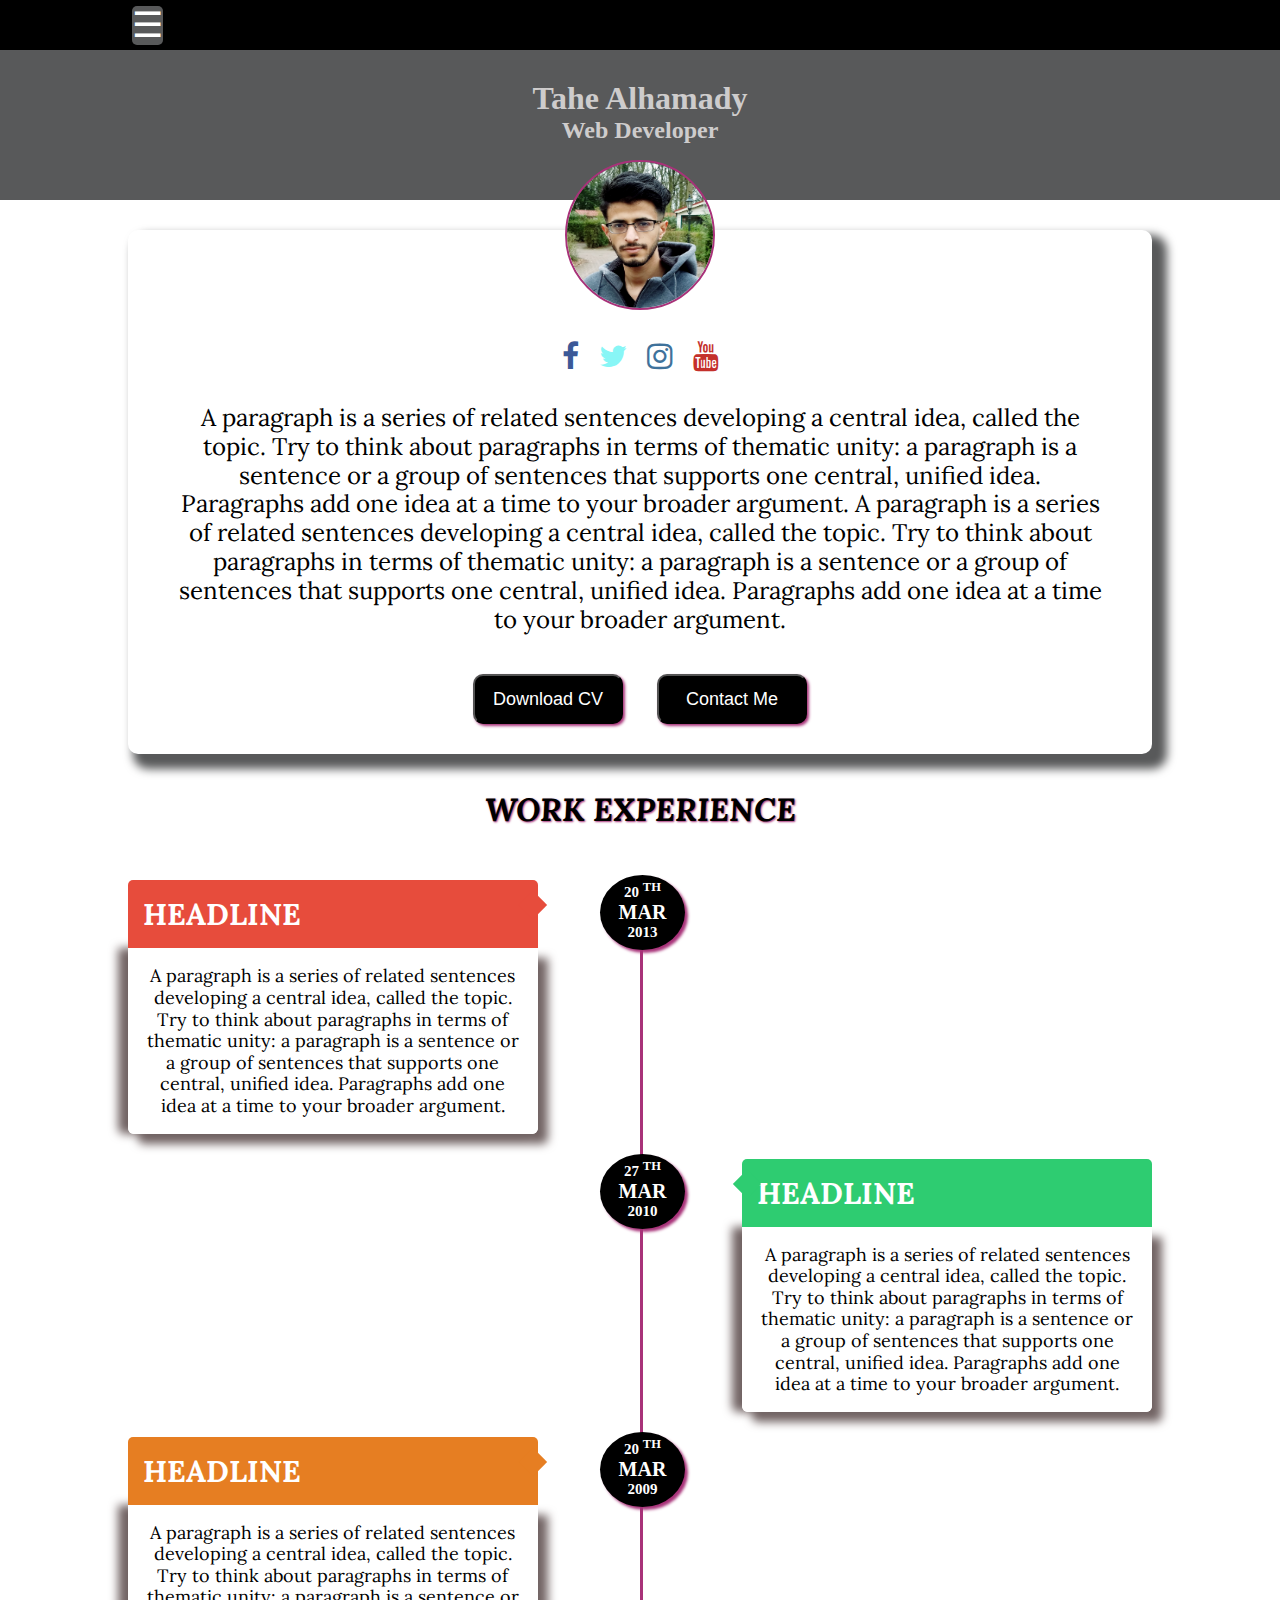
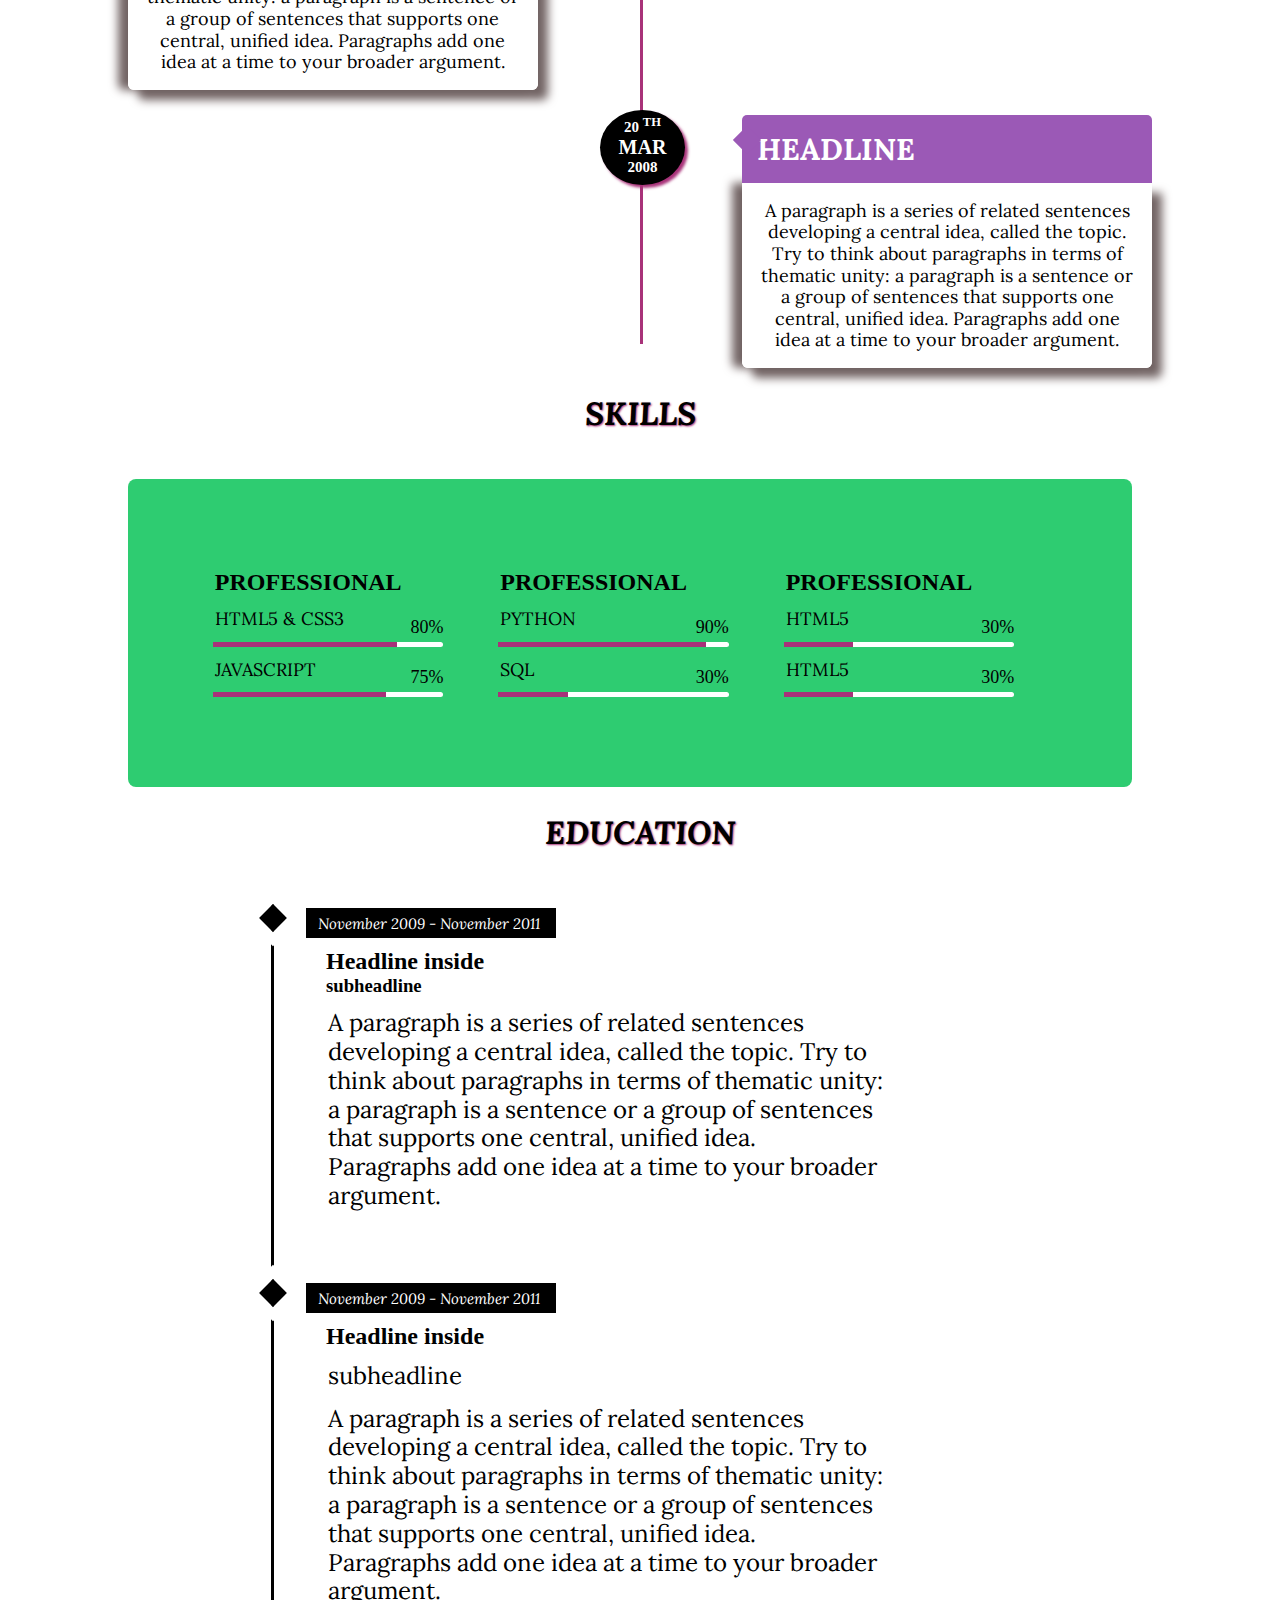
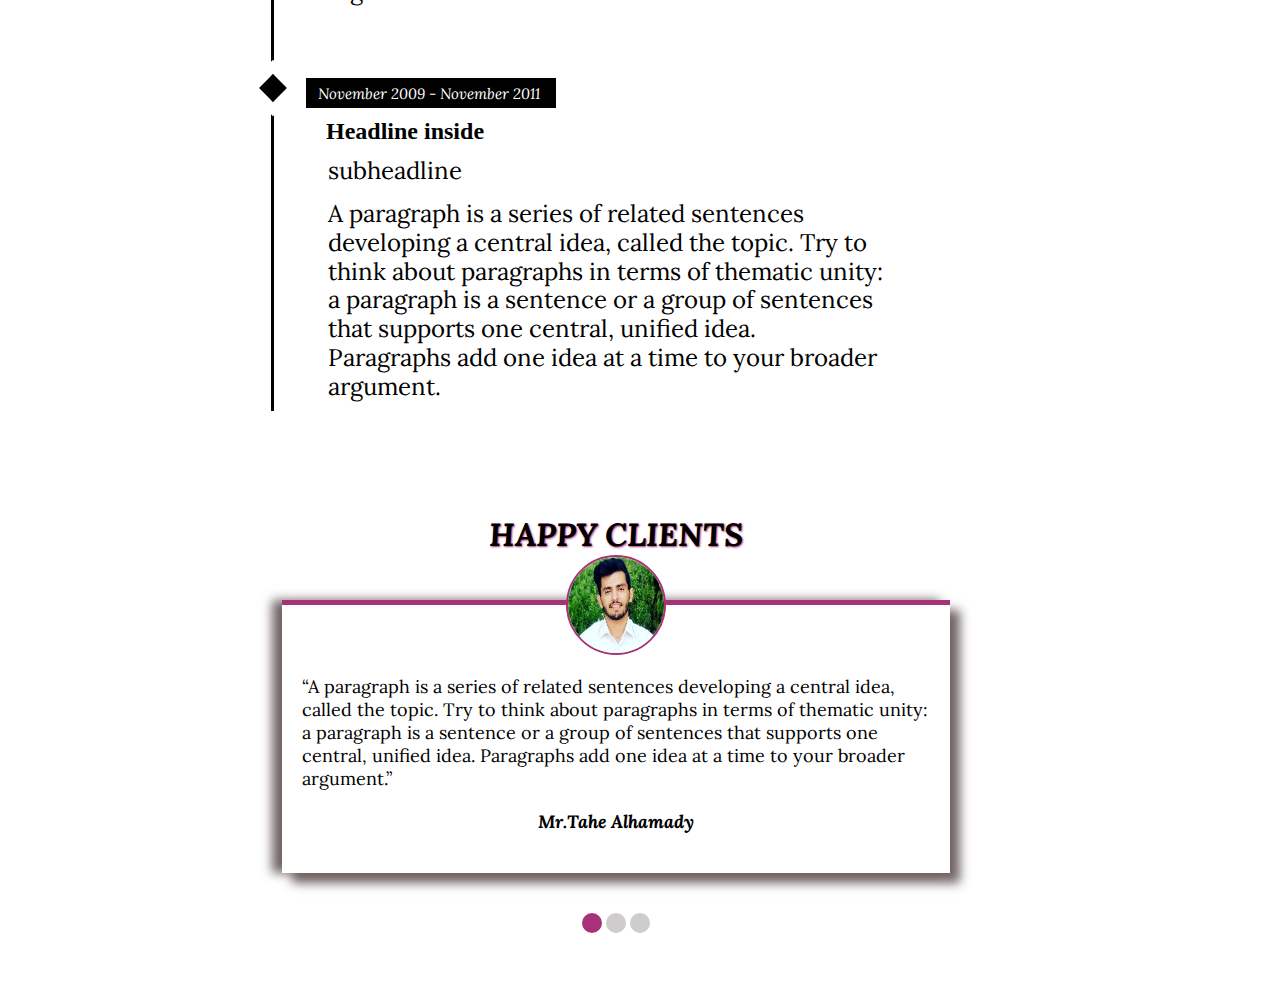
<file: week1/index.html>
<!DOCTYPE html>
<html>
    <head>
        <title>Digital Resume</title>
        <meta name="viewport" content="width=device-width, initial-scale=1, shrink-to-fit=no">
        <link rel="stylesheet" type="text/css" href="https://cdnjs.cloudflare.com/ajax/libs/font-awesome/4.7.0/css/font-awesome.min.css">
        <link rel="stylesheet" href="Sass/style.css">
    </head>
    <body>
        <header>

            <div class="navbar-slider-icon" onclick="showNav()">
                <span >&#9776;</span>
            </div>
            <nav >
                <div class="navbar-slider">
                    <span onclick="hideNav()" class="hide-icon">&times;</span>
                    <div>
                        <img src="images/img-0.jpg" alt="">
                        <h1>Tahe Alhamady</h1>
                    </div>
                    <ul>
                        <li><a href="#about">about</a></li>
                        <li><a href="#work-experience">work experince</a></li>
                        <li><a href="#skills">Skills</a></li>
                        <li><a href="#education">Education</a></li>
                        <li><a href="#">Interest</a></li>
                        <li><a href="#clients">Happy Clinets</a></li>
                        <li><a href="#">contact</a></li>
                    </ul>
                </div>
            </nav>
        </header>

        <div class="head-intro">
            <div class="upper-intro">
                
                    <h1>Tahe Alhamady</h1>
                    <h2>Web Developer</h2>
                
            </div>
            <div id="about">
                <img src="images/img-0.jpg" alt="">
                <ul>
                    <li><a href="#"><i class="fa fa-facebook"></i></a></li>
                    <li><a href="#"><i class="fa fa-twitter"></i></a></li>
                    <li><a href="#"><i class="fa fa-instagram"></i></a></li>
                    <li><a href="#"><i class="fa fa-youtube"></i></a></li>
                </ul>
                <p>
                    A paragraph is a series of related sentences developing a central idea, called the topic. Try to think about paragraphs in terms of thematic unity: a paragraph is a sentence or a group of sentences that supports one central, unified idea. Paragraphs add one idea at a time to your broader argument.
                    A paragraph is a series of related sentences developing a central idea, called the topic. Try to think about paragraphs in terms of thematic unity: a paragraph is a sentence or a group of sentences that supports one central, unified idea. Paragraphs add one idea at a time to your broader argument.
                </p>
                <button>Download CV </button>
                <button>Contact Me</button>
            </div>
        </div>


        <section id="work-experience">
            <h1>Work Experience</h1>
            <article>
                <div class="container-work-experience">
                    <div class="date">
                        <span class="day">20 <sup>th</sup></span>
                        <span class="month">Mar</span>
                        <span class="year">2013</span>
                    </div>
                    <div>
                        <h2>
                            Headline
                        </h2>
                        <p>
                            A paragraph is a series of related sentences developing a central idea, called the topic. Try to think about paragraphs in terms of thematic unity: a paragraph is a sentence or a group of sentences that supports one central, unified idea. Paragraphs add one idea at a time to your broader argument.            
                        </p>
                    </div>
                </div>
                
            </article>

            <article>
                <div class="container-work-experience">
                    <div class="date">
                        <span class="day">27 <sup>th</sup></span>
                        <span class="month">Mar</span>
                        <span class="year">2010</span>
                    </div>
                   
                    <div>
                        <h2 >
                            Headline
                        </h2>
                        <p>
                            A paragraph is a series of related sentences developing a central idea, called the topic. Try to think about paragraphs in terms of thematic unity: a paragraph is a sentence or a group of sentences that supports one central, unified idea. Paragraphs add one idea at a time to your broader argument.            
                        </p>
                    </div>
                </div>
                
            </article>

            <article>
                <div class="container-work-experience">
                    <div class="date">
                        <span class="day">20 <sup>th</sup></span>
                        <span class="month">Mar</span>
                        <span class="year">2009</span>
                    </div>
                   
                    <div>
                        <h2>
                            Headline
                        </h2>
                        <p>
                            A paragraph is a series of related sentences developing a central idea, called the topic. Try to think about paragraphs in terms of thematic unity: a paragraph is a sentence or a group of sentences that supports one central, unified idea. Paragraphs add one idea at a time to your broader argument.            
                        </p>
                    </div>
                </div>
                
            </article>

            <article>
                <div class="container-work-experience">
                    <div class="date">
                        <span class="day">20 <sup>th</sup></span>
                        <span class="month">Mar</span>
                        <span class="year">2008</span>
                    </div>
                   
                    <div>
                        <h2>
                            Headline
                        </h2>
                        <p>
                            A paragraph is a series of related sentences developing a central idea, called the topic. Try to think about paragraphs in terms of thematic unity: a paragraph is a sentence or a group of sentences that supports one central, unified idea. Paragraphs add one idea at a time to your broader argument.            
                        </p>
                    </div>
                </div>
                
            </article>

        </section>
        


        <section id="skills">
            <h1>skills</h1>
            <div class="container-skills">
                <div class="skill-box">
                    <h2>Professional</h2>
                    <ul>
                        <li>HTML5 & CSS3</li>
                        <div class="progress">
                            <span class="percent">80%</span>
                            <div class="bar html"></div>
                        </div>
                        <li>JAVASCRIPT</li>
                        <div class="progress">
                            <span class="percent">75%</span>
                            <div class="bar javascript"></div>
                        </div>
                    </ul>
                </div>

                <div class="skill-box">
                    <h2>Professional</h2>
                    <ul>
                        <li>PYTHON</li>
                        <div class="progress">
                            <span class="percent">90%</span>
                            <div class="bar python"></div>
                        </div>
                        <li>SQL</li>
                        <div class="progress">
                            <span class="percent">30%</span>
                            <div class="bar sql"></div>
                        </div>
                    </ul>
                </div>

                <div class="skill-box">
                    <h2>Professional</h2>
                    <ul>
                        <li>HTML5</li>
                        <div class="progress">
                            <span class="percent">30%</span>
                            <div class="bar"></div>
                        </div>
                        <li>HTML5</li>
                        <div class="progress">
                            <span class="percent">30%</span>
                            <div class="bar"></div>
                        </div>
                    </ul>
                </div>
            </div>
        </section>

        <section id="education">
            <h1>Education</h1>
            <article >
                <div class="container-education">
                    <div class="education-item-icon"></div>
                    <div class="education-date">
                        <p>November 2009 - November 2011</p>
                    </div>
                    <div class="education-description">
                        <h2>
                            Headline inside
                        </h2>
                        <h3 class="subheadline">subheadline</h3>
                        <p>
                            A paragraph is a series of related sentences developing a central idea, called the topic. Try to think about paragraphs in terms of thematic unity: a paragraph is a sentence or a group of sentences that supports one central, unified idea. Paragraphs add one idea at a time to your broader argument.                        </p>
                    </div>
                </div>
            </article>
            <article>
                <div class="container-education">
                    <div class="education-item-icon"></div>
                    <div class="education-date">
                        <p>November 2009 - November 2011</p>
                    </div>
                    <div class="education-description">
                        <h2>
                            Headline inside
                        </h2>
                        <p>subheadline</p>
                        <p>
                            A paragraph is a series of related sentences developing a central idea, called the topic. Try to think about paragraphs in terms of thematic unity: a paragraph is a sentence or a group of sentences that supports one central, unified idea. Paragraphs add one idea at a time to your broader argument.                        </p>
                    </div>
                </div>
            </article>
            <article >
                <div class="container-education">
                    <div class="education-item-icon"></div>
                    <div class="education-date">
                        <p>November 2009 - November 2011</p>
                    </div>
                    <div class="education-description">
                        <h2>
                            Headline inside
                        </h2>
                        <p>subheadline</p>
                        <p>
                            A paragraph is a series of related sentences developing a central idea, called the topic. Try to think about paragraphs in terms of thematic unity: a paragraph is a sentence or a group of sentences that supports one central, unified idea. Paragraphs add one idea at a time to your broader argument.                        </p>
                    </div>
                </div>
            </article>
        </section>

        <section id="clients">
            <h1>Happy clients</h1>
            <div class="slide">
                <img src="images/client-1.jpg" alt="">
                <div class="slide-text">
                    <q>A paragraph is a series of related sentences developing a central idea, called the topic. Try to think about paragraphs in terms of thematic unity: a paragraph is a sentence or a group of sentences that supports one central, unified idea. Paragraphs add one idea at a time to your broader argument.</q>
                    <p><strong> Mr.Tahe Alhamady</strong></p>
                </div>
            </div>

            <div class="slide">
                <img src="images/img-1.jpg" alt="">
                <div class="slide-text">
                    <q>A paragraph is a series of related sentences developing a central idea, called the topic. Try to think about paragraphs in terms of thematic unity: a paragraph is a sentence or a group of sentences that supports one central, unified idea. Paragraphs add one idea at a time to your broader argument. </q>
                    <p><strong> Mr.Zakarya Qaid</strong></p>
                </div>
            </div>

            <div class="slide">
                <img src="images/img-1.jpg" alt="">
                <div class="slide-text">
                    <q>A paragraph is a series of related sentences developing a central idea, called the topic. Try to think about paragraphs in terms of thematic unity: a paragraph is a sentence or a group of sentences that supports one central, unified idea. Paragraphs add one idea at a time to your broader argument. </q>
                    <p><strong> Mr.Mohammed Alhamdany</strong></p>
                </div>
            </div>

            <div class="dots">
                <span class="dot" onclick="changeSlide(0)"></span>
                <span class="dot" onclick="changeSlide(1)"></span>
                <span class="dot" onclick="changeSlide(2)"></span>

            </div>
        </section>

        <script src="App.js"></script> 
    </body>

    
</html>
</file>
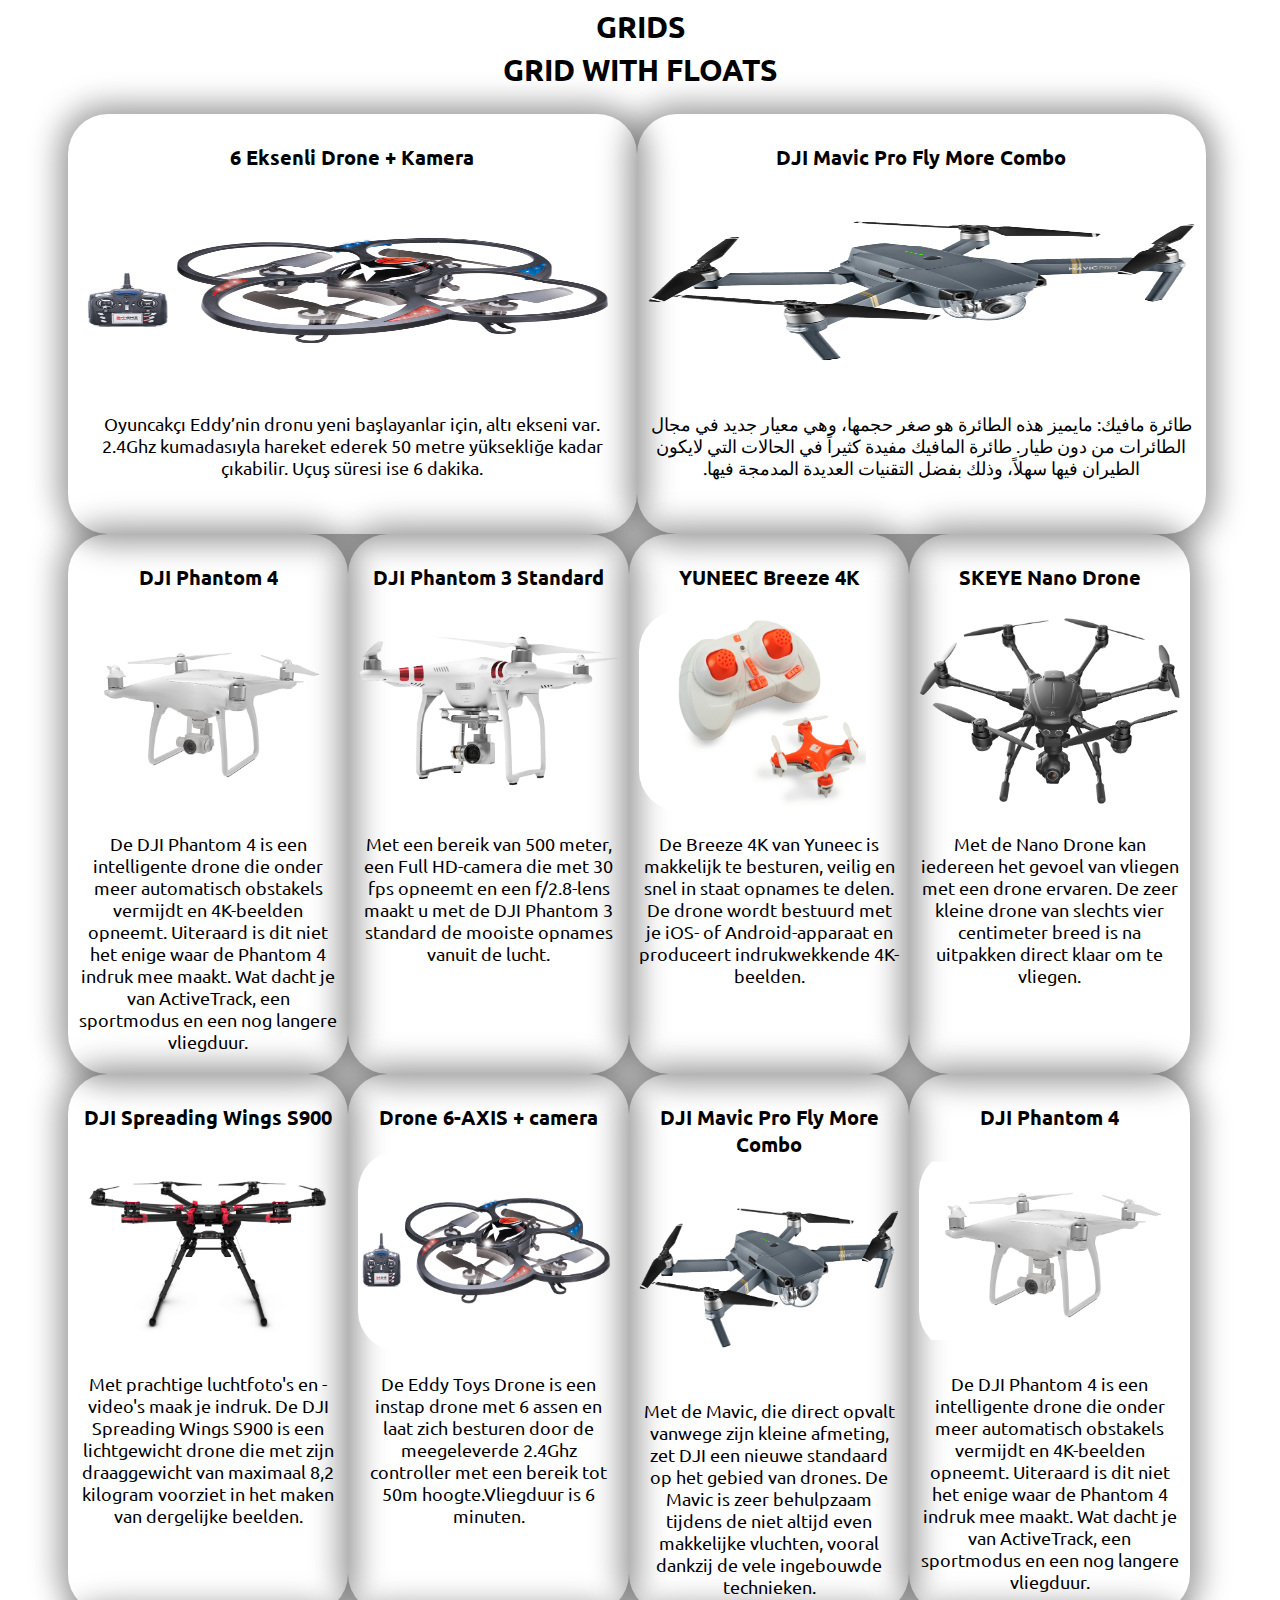
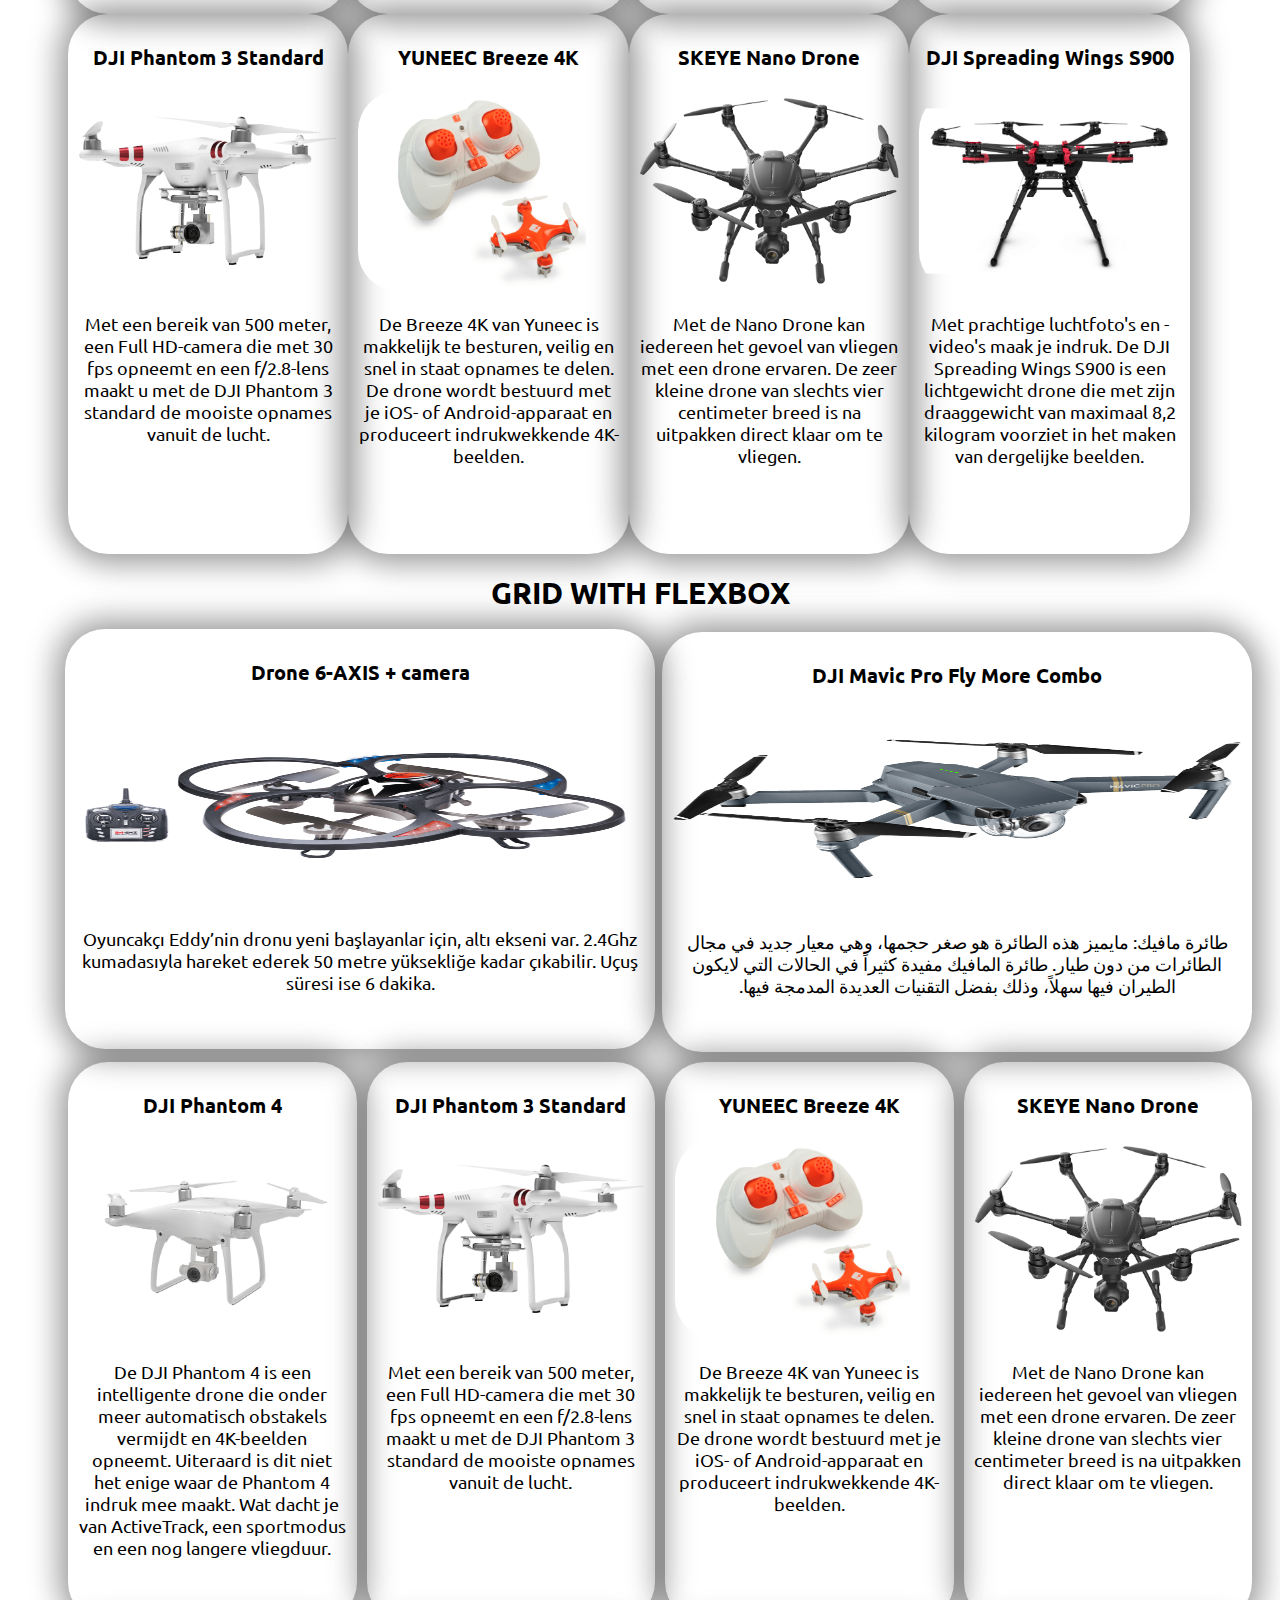
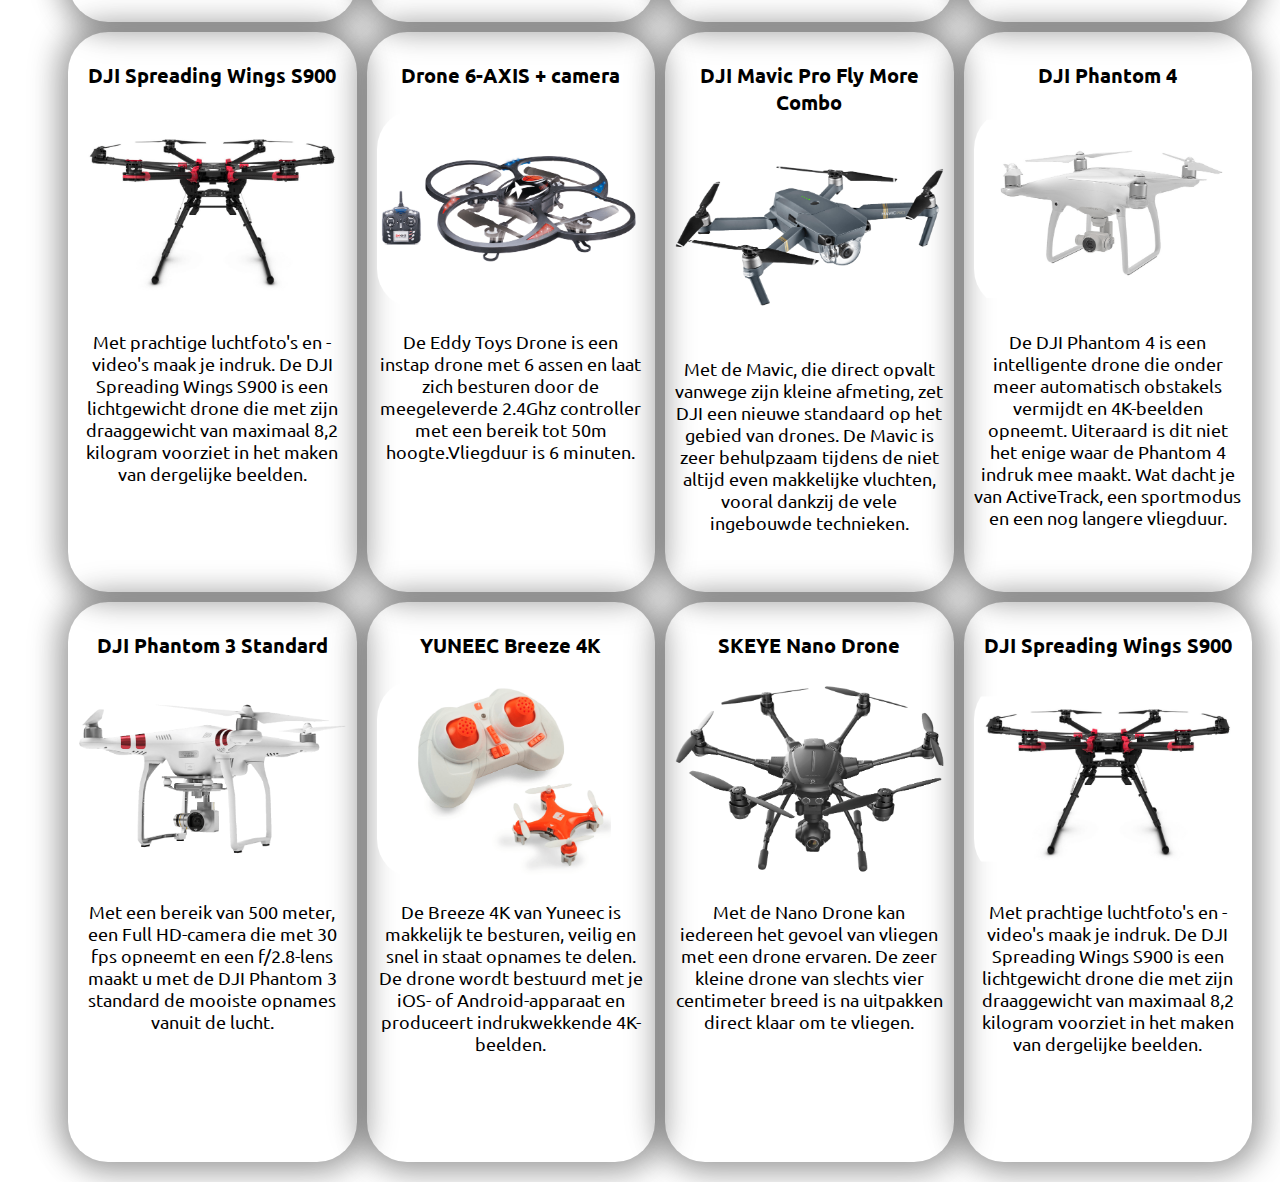
<file: week2/index.html>
<!doctype html>
<html>
    <head>
        <meta charset="utf-8">
        <meta name="viewport" content="width=device-width, initial-scale=1.0">
        <title>Grids</title>
        <link rel="stylesheet" href="style.css">
    </head>
    <body>
        <header>
            <h1>Grids</h1>
        </header>
        <main>
            <section>
                <h2>Grid with floats</h2>
                <ul id="grid-floats">
                    <li class="grid-item">
                        <h3>6 Eksenli Drone + Kamera</h3>
                        <img src="images/drone1.png">
                        <p>Oyuncakçı Eddy’nin dronu yeni başlayanlar için, altı ekseni var. 2.4Ghz kumadasıyla hareket ederek 50 metre yüksekliğe kadar çıkabilir. Uçuş süresi ise 6 dakika.</p>
                    </li>
                    <li class="grid-item">
                        <h3>DJI Mavic Pro Fly More Combo</h3>
                        <img src="images/drone2.png">
                         <p dir="rtl">طائرة مافيك: مايميز هذه الطائرة هو صغر حجمها، وهي معيار جديد في مجال الطائرات من دون طيار. طائرة المافيك مفيدة كثيراً في الحالات التي لايكون الطيران فيها سهلاً، وذلك بفضل التقنيات العديدة المدمجة فيها.</p>
                    </li>
                    <li class="grid-item">
                        <h3>DJI Phantom 4</h3>
                        <img src="images/drone3.png">
                        <p>De DJI Phantom 4 is een intelligente drone die onder meer automatisch obstakels vermijdt en 4K-beelden opneemt. Uiteraard is dit niet het enige waar de Phantom 4 indruk mee maakt. Wat dacht je van ActiveTrack, een sportmodus en een nog langere vliegduur.</p>
                    </li>
                    <li class="grid-item">
                        <h3>DJI Phantom 3 Standard</h3>
                        <img src="images/drone4.png">
                        <p>Met een bereik van 500 meter, een Full HD-camera die met 30 fps opneemt en een f/2.8-lens maakt u met de DJI Phantom 3 standard de mooiste opnames vanuit de lucht.</p>
                    </li>
                    <li class="grid-item">
                        <h3>YUNEEC Breeze 4K</h3>
                        <img src="images/drone5.png">
                        <p>De Breeze 4K van Yuneec is makkelijk te besturen, veilig en snel in staat opnames te delen. De drone wordt bestuurd met je iOS- of Android-apparaat en produceert indrukwekkende 4K-beelden.</p>
                    </li>
                    <li class="grid-item">
                        <h3>SKEYE Nano Drone</h3>
                        <img src="images/drone6.png">
                        <p>Met de Nano Drone kan iedereen het gevoel van vliegen met een drone ervaren. De zeer kleine drone van slechts vier centimeter breed is na uitpakken direct klaar om te vliegen.</p>
                    </li>
                    <li class="grid-item">
                        <h3>DJI Spreading Wings S900</h3>
                        <img src="images/drone7.png">
                        <p>Met prachtige luchtfoto's en -video's maak je indruk. De DJI Spreading Wings S900 is een lichtgewicht drone die met zijn draaggewicht van maximaal 8,2 kilogram voorziet in het maken van dergelijke beelden.</p>
                    </li>
                    <li class="grid-item">
                        <h3>Drone 6-AXIS + camera</h3>
                        <img src="images/drone1.png">
                        <p>De Eddy Toys Drone is een instap drone met 6 assen en laat zich besturen door de meegeleverde 2.4Ghz controller met een bereik tot 50m hoogte.Vliegduur is 6 minuten.</p>
                    </li>
                    <li class="grid-item">
                        <h3>DJI Mavic Pro Fly More Combo</h3>
                        <img src="images/drone2.png">
                        <p>Met de Mavic, die direct opvalt vanwege zijn kleine afmeting, zet DJI een nieuwe standaard op het gebied van drones. De Mavic is zeer behulpzaam tijdens de niet altijd even makkelijke vluchten, vooral dankzij de vele ingebouwde technieken.</p>
                    </li>
                    <li class="grid-item">
                        <h3>DJI Phantom 4</h3>
                        <img src="images/drone3.png">
                        <p>De DJI Phantom 4 is een intelligente drone die onder meer automatisch obstakels vermijdt en 4K-beelden opneemt. Uiteraard is dit niet het enige waar de Phantom 4 indruk mee maakt. Wat dacht je van ActiveTrack, een sportmodus en een nog langere vliegduur.</p>
                    </li>
                    <li class="grid-item">
                        <h3>DJI Phantom 3 Standard</h3>
                        <img src="images/drone4.png">
                        <p>Met een bereik van 500 meter, een Full HD-camera die met 30 fps opneemt en een f/2.8-lens maakt u met de DJI Phantom 3 standard de mooiste opnames vanuit de lucht.</p>
                    </li>
                    <li class="grid-item">
                        <h3>YUNEEC Breeze 4K</h3>
                        <img src="images/drone5.png">
                        <p>De Breeze 4K van Yuneec is makkelijk te besturen, veilig en snel in staat opnames te delen. De drone wordt bestuurd met je iOS- of Android-apparaat en produceert indrukwekkende 4K-beelden.</p>
                    </li>
                    <li class="grid-item">
                        <h3>SKEYE Nano Drone</h3>
                        <img src="images/drone6.png">
                        <p>Met de Nano Drone kan iedereen het gevoel van vliegen met een drone ervaren. De zeer kleine drone van slechts vier centimeter breed is na uitpakken direct klaar om te vliegen.</p>
                    </li>
                    <li class="grid-item">
                        <h3>DJI Spreading Wings S900</h3>
                        <img src="images/drone7.png">
                        <p>Met prachtige luchtfoto's en -video's maak je indruk. De DJI Spreading Wings S900 is een lichtgewicht drone die met zijn draaggewicht van maximaal 8,2 kilogram voorziet in het maken van dergelijke beelden.</p>
                    </li>
                </ul>
                
            </section>
            <section>
                <h2>Grid with flexbox</h2>
                <ul id="grid-flex">
                    <li class="grid-item">
                        <h3>Drone 6-AXIS + camera</h3>
                        <img src="images/drone1.png">
                        <p>Oyuncakçı Eddy’nin dronu yeni başlayanlar için, altı ekseni var. 2.4Ghz kumadasıyla hareket ederek 50 metre yüksekliğe kadar çıkabilir. Uçuş süresi ise 6 dakika.</p>
                    </li>
                    <li class="grid-item">
                        <h3>DJI Mavic Pro Fly More Combo</h3>
                        <img src="images/drone2.png">
                         <p dir="rtl">طائرة مافيك: مايميز هذه الطائرة هو صغر حجمها، وهي معيار جديد في مجال الطائرات من دون طيار. طائرة المافيك مفيدة كثيراً في الحالات التي لايكون الطيران فيها سهلاً، وذلك بفضل التقنيات العديدة المدمجة فيها.</p>
                    </li>
                    <li class="grid-item">
                        <h3>DJI Phantom 4</h3>
                        <img src="images/drone3.png">
                        <p>De DJI Phantom 4 is een intelligente drone die onder meer automatisch obstakels vermijdt en 4K-beelden opneemt. Uiteraard is dit niet het enige waar de Phantom 4 indruk mee maakt. Wat dacht je van ActiveTrack, een sportmodus en een nog langere vliegduur.</p>
                    </li>
                    <li class="grid-item">
                        <h3>DJI Phantom 3 Standard</h3>
                        <img src="images/drone4.png">
                        <p>Met een bereik van 500 meter, een Full HD-camera die met 30 fps opneemt en een f/2.8-lens maakt u met de DJI Phantom 3 standard de mooiste opnames vanuit de lucht.</p>
                    </li>
                    <li class="grid-item">
                        <h3>YUNEEC Breeze 4K</h3>
                        <img src="images/drone5.png">
                        <p>De Breeze 4K van Yuneec is makkelijk te besturen, veilig en snel in staat opnames te delen. De drone wordt bestuurd met je iOS- of Android-apparaat en produceert indrukwekkende 4K-beelden.</p>
                    </li>
                    <li class="grid-item">
                        <h3>SKEYE Nano Drone</h3>
                        <img src="images/drone6.png">
                        <p>Met de Nano Drone kan iedereen het gevoel van vliegen met een drone ervaren. De zeer kleine drone van slechts vier centimeter breed is na uitpakken direct klaar om te vliegen.</p>
                    </li>
                    <li class="grid-item">
                        <h3>DJI Spreading Wings S900</h3>
                        <img src="images/drone7.png">
                        <p>Met prachtige luchtfoto's en -video's maak je indruk. De DJI Spreading Wings S900 is een lichtgewicht drone die met zijn draaggewicht van maximaal 8,2 kilogram voorziet in het maken van dergelijke beelden.</p>
                    </li>
                    <li class="grid-item">
                        <h3>Drone 6-AXIS + camera</h3>
                        <img src="images/drone1.png">
                        <p>De Eddy Toys Drone is een instap drone met 6 assen en laat zich besturen door de meegeleverde 2.4Ghz controller met een bereik tot 50m hoogte.Vliegduur is 6 minuten.</p>
                    </li>
                    <li class="grid-item">
                        <h3>DJI Mavic Pro Fly More Combo</h3>
                        <img src="images/drone2.png">
                        <p>Met de Mavic, die direct opvalt vanwege zijn kleine afmeting, zet DJI een nieuwe standaard op het gebied van drones. De Mavic is zeer behulpzaam tijdens de niet altijd even makkelijke vluchten, vooral dankzij de vele ingebouwde technieken.</p>
                    </li>
                    <li class="grid-item">
                        <h3>DJI Phantom 4</h3>
                        <img src="images/drone3.png">
                        <p>De DJI Phantom 4 is een intelligente drone die onder meer automatisch obstakels vermijdt en 4K-beelden opneemt. Uiteraard is dit niet het enige waar de Phantom 4 indruk mee maakt. Wat dacht je van ActiveTrack, een sportmodus en een nog langere vliegduur.</p>
                    </li>
                    <li class="grid-item">
                        <h3>DJI Phantom 3 Standard</h3>
                        <img src="images/drone4.png">
                        <p>Met een bereik van 500 meter, een Full HD-camera die met 30 fps opneemt en een f/2.8-lens maakt u met de DJI Phantom 3 standard de mooiste opnames vanuit de lucht.</p>
                    </li>
                    <li class="grid-item">
                        <h3>YUNEEC Breeze 4K</h3>
                        <img src="images/drone5.png">
                        <p>De Breeze 4K van Yuneec is makkelijk te besturen, veilig en snel in staat opnames te delen. De drone wordt bestuurd met je iOS- of Android-apparaat en produceert indrukwekkende 4K-beelden.</p>
                    </li>
                    <li class="grid-item">
                        <h3>SKEYE Nano Drone</h3>
                        <img src="images/drone6.png">
                        <p>Met de Nano Drone kan iedereen het gevoel van vliegen met een drone ervaren. De zeer kleine drone van slechts vier centimeter breed is na uitpakken direct klaar om te vliegen.</p>
                    </li>
                    <li class="grid-item">
                        <h3>DJI Spreading Wings S900</h3>
                        <img src="images/drone7.png">
                        <p>Met prachtige luchtfoto's en -video's maak je indruk. De DJI Spreading Wings S900 is een lichtgewicht drone die met zijn draaggewicht van maximaal 8,2 kilogram voorziet in het maken van dergelijke beelden.</p>
                    </li>
                </ul>
            </section>
        </main>
    </body>
</html>
</file>
<file: week1/Sass/style.css>
@import url("https://fonts.googleapis.com/css?family=Lora:400,700,700i&display=swap");
.navbar-slider-icon {
  background-color: black;
  width: 100%;
  height: 50px;
  padding: 5px 5px 10px 5px;
}

.navbar-slider-icon span {
  background-color: #58595a;
  border-radius: 5px;
  height: 100%;
  width: 100%;
  margin: 20px 20px 20px 10%;
  font-size: 35px;
  cursor: pointer;
  color: white;
}

.navbar-slider-icon span:hover {
  font-size: 50px;
  border: 2px solid black;
  background-color: black;
}

.navbar-slider {
  width: 40%;
  height: 100%;
  position: absolute;
  top: 0;
  z-index: 1;
  display: none;
  -webkit-animation: showNav 0.2s ease-in-out both;
          animation: showNav 0.2s ease-in-out both;
  -webkit-animation-duration: 1s;
          animation-duration: 1s;
}

@-webkit-keyframes showNav {
  from {
    opacity: o;
  }
  to {
    opacity: 1;
  }
}

@keyframes showNav {
  from {
    opacity: o;
  }
  to {
    opacity: 1;
  }
}

.navbar-slider .hide-icon {
  font-size: 40px;
  position: absolute;
  z-index: 2;
  right: 15px;
  top: 15px;
  color: white;
  border-radius: 4px;
  background-color: black;
  cursor: pointer;
}

.navbar-slider .hide-icon:hover {
  font-size: 50px;
}

.navbar-slider div {
  text-align: center;
  background-color: #58595a;
  color: white;
  padding: 20px;
  padding-top: 100px;
  font-size: larger;
}

.navbar-slider img {
  width: 100px;
  height: 100px;
  border-radius: 100%;
  border: 2px #a83279 solid;
}

.navbar-slider ul {
  display: -webkit-box;
  display: -ms-flexbox;
  display: flex;
  -ms-flex-wrap: wrap;
      flex-wrap: wrap;
  -webkit-box-orient: vertical;
  -webkit-box-direction: normal;
      -ms-flex-direction: column;
          flex-direction: column;
  height: 100vh;
  width: auto;
  background-color: white;
  list-style: none;
  padding-top: 10px;
  padding-bottom: 5px;
  padding-left: 0px;
  height: 70vh;
  text-align: center;
}

.navbar-slider ul li {
  padding-top: 8px;
  margin: 5px 0px 5px 0px;
}

.navbar-slider ul li a {
  font-size: larger;
  color: black;
  text-decoration: none;
}

.navbar-slider ul li a:hover {
  color: #a83279;
}

@media (max-width: 620px) {
  .navbar-slider {
    width: 60%;
  }
  .navbar-slider div {
    font-size: large;
  }
  .navbar-slider ul {
    padding-left: 50px;
  }
}

.navbar-slider-icon {
  background-color: black;
  width: 100%;
  height: 50px;
  padding: 5px 5px 10px 5px;
}

.navbar-slider-icon span {
  background-color: #58595a;
  border-radius: 5px;
  height: 100%;
  width: 100%;
  margin: 20px 20px 20px 10%;
  font-size: 35px;
  cursor: pointer;
  color: white;
}

.navbar-slider-icon span:hover {
  font-size: 50px;
  border: 2px solid black;
  background-color: black;
}

.navbar-slider {
  width: 40%;
  height: 100%;
  position: absolute;
  top: 0;
  z-index: 1;
  display: none;
  -webkit-animation: showNav 0.2s ease-in-out both;
          animation: showNav 0.2s ease-in-out both;
  -webkit-animation-duration: 1s;
          animation-duration: 1s;
}

@keyframes showNav {
  from {
    opacity: o;
  }
  to {
    opacity: 1;
  }
}

.navbar-slider .hide-icon {
  font-size: 40px;
  position: absolute;
  z-index: 2;
  right: 15px;
  top: 15px;
  color: white;
  border-radius: 4px;
  background-color: black;
  cursor: pointer;
}

.navbar-slider .hide-icon:hover {
  font-size: 50px;
}

.navbar-slider div {
  text-align: center;
  background-color: #58595a;
  color: white;
  padding: 20px;
  padding-top: 100px;
  font-size: larger;
}

.navbar-slider img {
  width: 100px;
  height: 100px;
  border-radius: 100%;
  border: 2px #a83279 solid;
}

.navbar-slider ul {
  display: -webkit-box;
  display: -ms-flexbox;
  display: flex;
  -ms-flex-wrap: wrap;
      flex-wrap: wrap;
  -webkit-box-orient: vertical;
  -webkit-box-direction: normal;
      -ms-flex-direction: column;
          flex-direction: column;
  height: 100vh;
  width: auto;
  background-color: white;
  list-style: none;
  padding-top: 10px;
  padding-bottom: 5px;
  padding-left: 0px;
  height: 70vh;
  text-align: center;
}

.navbar-slider ul li {
  padding-top: 8px;
  margin: 5px 0px 5px 0px;
}

.navbar-slider ul li a {
  font-size: larger;
  color: black;
  text-decoration: none;
}

.navbar-slider ul li a:hover {
  color: #a83279;
}

@media (max-width: 620px) {
  .navbar-slider {
    width: 60%;
  }
  .navbar-slider div {
    font-size: large;
  }
  .navbar-slider ul {
    padding-left: 50px;
  }
}

.upper-intro {
  background-color: #58595a;
  width: 100%;
  height: 150px;
  text-align: center;
  color: #cecccc;
}

.upper-intro h1 {
  padding-top: 30px;
}

#about {
  margin: 30px 10%;
  background-color: white;
  -webkit-box-shadow: 10px 10px 10px 5px #58595a;
          box-shadow: 10px 10px 10px 5px #58595a;
  border-radius: 10px;
  padding: 100px 20px 20px 20px;
  text-align: center;
  position: relative;
  height: auto;
}

#about button {
  background-color: black;
  color: white;
  height: 50px;
  width: 150px;
  margin-top: 30px;
  margin: 10px 15px;
  font-size: 18px;
  cursor: pointer;
  border-radius: 10px;
  -webkit-transition: 0.5s ease-in-out;
  transition: 0.5s ease-in-out;
  -webkit-box-shadow: 2px 2px 3px #a83279;
          box-shadow: 2px 2px 3px #a83279;
}

#about button:hover {
  background-color: #a83279;
  font-size: 20px;
}

#about img {
  width: 150px;
  height: 150px;
  border-radius: 100%;
  border: 2px #a83279 solid;
  display: block;
  position: absolute;
  top: -70px;
  left: 50%;
  margin: 0 0 0 -75px;
  cursor: pointer;
  -webkit-transition: 0.4s ease-in-out;
  transition: 0.4s ease-in-out;
}

#about img:hover {
  width: 160px;
  height: 160px;
}

#about p {
  padding: 2px;
  font-size: x-large;
  font-weight: 400;
  font-family: "Lora", serif;
  text-align: center;
  line-height: 1.2em;
  padding: 20px 30px 30px 30px;
}

#about ul {
  display: -webkit-box;
  display: -ms-flexbox;
  display: flex;
  -ms-flex-wrap: wrap;
      flex-wrap: wrap;
  -webkit-box-orient: horizontal;
  -webkit-box-direction: normal;
      -ms-flex-direction: row;
          flex-direction: row;
  height: 100%;
  width: 100%;
  background-color: transparent;
  -webkit-box-pack: center;
      -ms-flex-pack: center;
          justify-content: center;
  list-style: none;
  padding: 0px;
}

#about ul li {
  margin: 10px;
  font-size: 30px;
}

#about ul li .fa-facebook {
  color: #3b5998;
}

#about ul li .fa-facebook:hover {
  color: #4b4bf3;
  font-size: 40px;
}

#about ul li .fa-twitter {
  color: #88f6f6;
}

#about ul li .fa-twitter:hover {
  color: #88f6f6;
  font-size: 40px;
}

#about ul li .fa-instagram {
  color: #3f729b;
}

#about ul li .fa-instagram:hover {
  font-size: 40px;
}

#about ul li .fa-youtube {
  color: #c4302b;
}

#about ul li .fa-youtube:hover {
  font-size: 40px;
  color: #f37676;
}

@media (max-width: 550px) {
  #about p {
    padding: 10px;
    font-size: 19px;
  }
}

#work-experience, #education {
  width: 80%;
  margin: 20px auto;
  position: relative;
}

#work-experience h1, #education h1 {
  padding: 5px;
  margin: 5px 5px 40px 5px;
  font-size: xx-large;
  font-weight: bold;
  font-family: "Lora", serif;
  text-align: center;
  text-transform: uppercase;
  font-style: italic;
  text-shadow: 1px 1px 2px #a83279;
}

#work-experience::before, #education::before {
  content: '';
  display: block;
  position: absolute;
  left: 50%;
  top: 94px;
  margin: 0;
  width: 3px;
  height: 90%;
  background: #a83279;
}

#work-experience article, #education article {
  width: 100%;
  position: relative;
  margin: 0 0 20px 0;
}

#work-experience article::after, #education article::after {
  content: " ";
  display: block;
  clear: both;
}

#work-experience article .container-work-experience, #education article .container-work-experience {
  width: 40%;
  float: left;
  margin: 5px auto 0 auto;
  border-radius: 6px;
}

#work-experience article .container-work-experience .date, #education article .container-work-experience .date {
  display: block;
  width: 85px;
  height: 75px;
  padding: 5px 0;
  position: absolute;
  top: 0;
  left: 50%;
  margin: 0 0 0 -40px;
  border-radius: 100%;
  font-size: 12px;
  font-weight: 900;
  text-transform: uppercase;
  background: black;
  color: white;
  -webkit-box-shadow: 3px 3px 3px #a83279;
          box-shadow: 3px 3px 3px #a83279;
  -webkit-transition: 0.4s ease-in;
  transition: 0.4s ease-in;
  cursor: pointer;
}

#work-experience article .container-work-experience .date:hover, #education article .container-work-experience .date:hover {
  width: 90px;
  height: 80px;
  background-color: #a83279;
}

#work-experience article .container-work-experience .date span, #education article .container-work-experience .date span {
  display: block;
  text-align: center;
}

#work-experience article .container-work-experience .date .day, #education article .container-work-experience .date .day, #work-experience article .container-work-experience .date .year, #education article .container-work-experience .date .year {
  font-size: 15px;
}

#work-experience article .container-work-experience .date .month, #education article .container-work-experience .date .month {
  font-size: 20px;
}

#work-experience article .container-work-experience h2, #education article .container-work-experience h2 {
  position: relative;
  padding: 15px;
  color: white;
  font-size: 30px;
  font-family: "Lora", serif;
  text-transform: uppercase;
  border-radius: 5px 5px 0 0;
  -webkit-transition: 0.4s ease-in;
  transition: 0.4s ease-in;
}

#work-experience article .container-work-experience h2::after, #education article .container-work-experience h2::after {
  content: " ";
  display: block;
  position: absolute;
  top: 15px;
  right: -5px;
  -webkit-transform: rotate(45deg);
          transform: rotate(45deg);
  width: 20px;
  height: 20px;
  background-color: inherit;
}

#work-experience article .container-work-experience p, #education article .container-work-experience p {
  padding: 2px;
  font-size: x-large;
  font-weight: 400;
  font-family: "Lora", serif;
  text-align: center;
  line-height: 1.2em;
  padding: 15px;
  font-size: 18px;
  border: white 2px solid;
  -webkit-box-shadow: 10px 10px 10px #726464, -10px 0px 10px #726464;
          box-shadow: 10px 10px 10px #726464, -10px 0px 10px #726464;
  border-radius: 0 0 6px 6px;
}

#work-experience article:nth-child(odd) .container-work-experience, #education article:nth-child(odd) .container-work-experience {
  float: right;
}

#work-experience article:nth-child(odd) .container-work-experience h2::after, #education article:nth-child(odd) .container-work-experience h2::after {
  left: -5px;
}

#work-experience article:nth-child(1) .container-work-experience h2, #education article:nth-child(1) .container-work-experience h2 {
  background-color: white;
}

#work-experience article:nth-child(2) .container-work-experience h2, #education article:nth-child(2) .container-work-experience h2 {
  background-color: #e74c3c;
}

#work-experience article:nth-child(3) .container-work-experience h2, #education article:nth-child(3) .container-work-experience h2 {
  background-color: #2ecc71;
}

#work-experience article:nth-child(4) .container-work-experience h2, #education article:nth-child(4) .container-work-experience h2 {
  background-color: #e67e22;
}

#work-experience article:nth-child(5) .container-work-experience h2, #education article:nth-child(5) .container-work-experience h2 {
  background-color: #9b59b6;
}

@media (max-width: 560px) {
  #work-experience::before, #education::before {
    display: none;
  }
  #work-experience article, #education article {
    height: 350px;
  }
  #work-experience article .container-work-experience, #education article .container-work-experience {
    float: left;
    margin-bottom: 20px;
    width: 100%;
    height: 280px;
  }
  #work-experience article .container-work-experience div, #education article .container-work-experience div {
    position: absolute;
    top: 0;
    left: 60px;
  }
  #work-experience article .container-work-experience .date, #education article .container-work-experience .date {
    position: absolute;
    left: 30px;
    width: 60px;
    height: 60px;
    padding: 10px;
  }
  #work-experience article .container-work-experience .date .month, #education article .container-work-experience .date .month {
    font-size: 15px;
  }
  #work-experience article .container-work-experience .date .day, #education article .container-work-experience .date .day, #work-experience article .container-work-experience .date .year, #education article .container-work-experience .date .year {
    font-size: 10px;
  }
  #work-experience article .container-work-experience .date:hover, #education article .container-work-experience .date:hover {
    width: 60px;
    height: 60px;
    background-color: black;
  }
  #work-experience article .container-work-experience h2::after, #education article .container-work-experience h2::after {
    left: -5px;
  }
  #work-experience article:nth-child(odd) .container-work-experience, #education article:nth-child(odd) .container-work-experience {
    float: left;
  }
}

.progress {
  width: 18vw;
  position: relative;
  padding: 0px;
  background-color: white;
  border-radius: 30px;
}

.percent {
  position: absolute;
  right: 0;
  top: -25px;
  font-size: 18px;
}

.bar {
  height: 5px;
  background-color: #a83279;
  width: 30%;
}

.bar.python {
  width: 90%;
}

.bar.javascript {
  width: 75%;
}

.bar.sql {
  width: 30%;
}

.bar.html {
  width: 80%;
}

#skills {
  margin: 50px 20px 30px 20px;
  width: 80%;
  margin: auto;
}

#skills h1 {
  padding: 5px;
  margin: 5px 5px 40px 5px;
  font-size: xx-large;
  font-weight: bold;
  font-family: "Lora", serif;
  text-align: center;
  text-transform: uppercase;
  font-style: italic;
  text-shadow: 1px 1px 2px #a83279;
}

#skills .container-skills {
  display: -webkit-box;
  display: -ms-flexbox;
  display: flex;
  -ms-flex-wrap: wrap;
      flex-wrap: wrap;
  -webkit-box-orient: horizontal;
  -webkit-box-direction: normal;
      -ms-flex-direction: row;
          flex-direction: row;
  height: auto;
  width: auto;
  background-color: #2ecc71;
  padding: 70px 40px;
  margin: auto 20px auto auto;
  border-radius: 8px;
}

#skills .container-skills .skill-box {
  margin: 5px 10px 5px 5px;
}

#skills .container-skills .skill-box h2 {
  text-align: center;
  margin: 15px 5px 0px 5px;
  text-transform: uppercase;
}

#skills .container-skills .skill-box ul {
  padding-bottom: 15px;
}

#skills .container-skills .skill-box ul li {
  padding: 2px;
  font-size: x-large;
  font-weight: 400;
  font-family: "Lora", serif;
  text-align: center;
  line-height: 1.2em;
  font-size: 18px;
  text-align: left;
  margin: 10px 10px 10px 0px;
  list-style: none;
}

@media (max-width: 750px) {
  .progress {
    width: 230px;
  }
  #skills {
    margin-right: 20px;
  }
  #skills .container-skills {
    padding: 50px 10px;
  }
}

@media (max-width: 400px) {
  .progress {
    width: 150px;
  }
  #skills .container-skills {
    padding: 50px 10px;
  }
  #skills .skill-box h2 {
    padding: 10px 0 0 30px;
  }
  #skills .skill-box ul li {
    padding-bottom: 0;
    margin-bottom: 0;
  }
}

#work-experience, #education {
  width: 80%;
  margin: 20px auto;
  position: relative;
}

#work-experience h1, #education h1 {
  padding: 5px;
  margin: 5px 5px 40px 5px;
  font-size: xx-large;
  font-weight: bold;
  font-family: "Lora", serif;
  text-align: center;
  text-transform: uppercase;
  font-style: italic;
  text-shadow: 1px 1px 2px #a83279;
}

#work-experience::before, #education::before {
  content: '';
  display: block;
  position: absolute;
  left: 50%;
  top: 94px;
  margin: 0;
  width: 3px;
  height: 90%;
  background: #a83279;
}

#work-experience article, #education article {
  width: 100%;
  position: relative;
  margin: 0 0 20px 0;
}

#work-experience article::after, #education article::after {
  content: " ";
  display: block;
  clear: both;
}

#work-experience article .container-work-experience, #education article .container-work-experience {
  width: 40%;
  float: left;
  margin: 5px auto 0 auto;
  border-radius: 6px;
}

#work-experience article .container-work-experience .date, #education article .container-work-experience .date {
  display: block;
  width: 85px;
  height: 75px;
  padding: 5px 0;
  position: absolute;
  top: 0;
  left: 50%;
  margin: 0 0 0 -40px;
  border-radius: 100%;
  font-size: 12px;
  font-weight: 900;
  text-transform: uppercase;
  background: black;
  color: white;
  -webkit-box-shadow: 3px 3px 3px #a83279;
          box-shadow: 3px 3px 3px #a83279;
  -webkit-transition: 0.4s ease-in;
  transition: 0.4s ease-in;
  cursor: pointer;
}

#work-experience article .container-work-experience .date:hover, #education article .container-work-experience .date:hover {
  width: 90px;
  height: 80px;
  background-color: #a83279;
}

#work-experience article .container-work-experience .date span, #education article .container-work-experience .date span {
  display: block;
  text-align: center;
}

#work-experience article .container-work-experience .date .day, #education article .container-work-experience .date .day, #work-experience article .container-work-experience .date .year, #education article .container-work-experience .date .year {
  font-size: 15px;
}

#work-experience article .container-work-experience .date .month, #education article .container-work-experience .date .month {
  font-size: 20px;
}

#work-experience article .container-work-experience h2, #education article .container-work-experience h2 {
  position: relative;
  padding: 15px;
  color: white;
  font-size: 30px;
  font-family: "Lora", serif;
  text-transform: uppercase;
  border-radius: 5px 5px 0 0;
  -webkit-transition: 0.4s ease-in;
  transition: 0.4s ease-in;
}

#work-experience article .container-work-experience h2::after, #education article .container-work-experience h2::after {
  content: " ";
  display: block;
  position: absolute;
  top: 15px;
  right: -5px;
  -webkit-transform: rotate(45deg);
          transform: rotate(45deg);
  width: 20px;
  height: 20px;
  background-color: inherit;
}

#work-experience article .container-work-experience p, #education article .container-work-experience p {
  padding: 2px;
  font-size: x-large;
  font-weight: 400;
  font-family: "Lora", serif;
  text-align: center;
  line-height: 1.2em;
  padding: 15px;
  font-size: 18px;
  border: white 2px solid;
  -webkit-box-shadow: 10px 10px 10px #726464, -10px 0px 10px #726464;
          box-shadow: 10px 10px 10px #726464, -10px 0px 10px #726464;
  border-radius: 0 0 6px 6px;
}

#work-experience article:nth-child(odd) .container-work-experience, #education article:nth-child(odd) .container-work-experience {
  float: right;
}

#work-experience article:nth-child(odd) .container-work-experience h2::after, #education article:nth-child(odd) .container-work-experience h2::after {
  left: -5px;
}

#work-experience article:nth-child(1) .container-work-experience h2, #education article:nth-child(1) .container-work-experience h2 {
  background-color: white;
}

#work-experience article:nth-child(2) .container-work-experience h2, #education article:nth-child(2) .container-work-experience h2 {
  background-color: #e74c3c;
}

#work-experience article:nth-child(3) .container-work-experience h2, #education article:nth-child(3) .container-work-experience h2 {
  background-color: #2ecc71;
}

#work-experience article:nth-child(4) .container-work-experience h2, #education article:nth-child(4) .container-work-experience h2 {
  background-color: #e67e22;
}

#work-experience article:nth-child(5) .container-work-experience h2, #education article:nth-child(5) .container-work-experience h2 {
  background-color: #9b59b6;
}

@media (max-width: 560px) {
  #work-experience::before, #education::before {
    display: none;
  }
  #work-experience article, #education article {
    height: 350px;
  }
  #work-experience article .container-work-experience, #education article .container-work-experience {
    float: left;
    margin-bottom: 20px;
    width: 100%;
    height: 280px;
  }
  #work-experience article .container-work-experience div, #education article .container-work-experience div {
    position: absolute;
    top: 0;
    left: 60px;
  }
  #work-experience article .container-work-experience .date, #education article .container-work-experience .date {
    position: absolute;
    left: 30px;
    width: 60px;
    height: 60px;
    padding: 10px;
  }
  #work-experience article .container-work-experience .date .month, #education article .container-work-experience .date .month {
    font-size: 15px;
  }
  #work-experience article .container-work-experience .date .day, #education article .container-work-experience .date .day, #work-experience article .container-work-experience .date .year, #education article .container-work-experience .date .year {
    font-size: 10px;
  }
  #work-experience article .container-work-experience .date:hover, #education article .container-work-experience .date:hover {
    width: 60px;
    height: 60px;
    background-color: black;
  }
  #work-experience article .container-work-experience h2::after, #education article .container-work-experience h2::after {
    left: -5px;
  }
  #work-experience article:nth-child(odd) .container-work-experience, #education article:nth-child(odd) .container-work-experience {
    float: left;
  }
}

#education {
  width: 60%;
}

@media (max-width: 440px) {
  #education {
    width: 80%;
  }
}

#education h1 {
  padding: 5px;
  margin: 5px 5px 40px 5px;
  font-size: xx-large;
  font-weight: bold;
  font-family: "Lora", serif;
  text-align: center;
  text-transform: uppercase;
  font-style: italic;
  text-shadow: 1px 1px 2px #a83279;
}

#education::before {
  background-color: black;
  height: 90%;
  top: 91px;
  left: 15px;
}

#education article {
  height: auto;
}

#education article .container-education {
  width: 100%;
  margin: 20px 40px;
  padding: 10px 20px 30px 10px;
}

#education article .container-education .education-item-icon {
  width: 20px;
  height: 20px;
  position: absolute;
  top: 7xpx;
  left: 7px;
  background-color: black;
  -webkit-transform: rotate(45deg);
          transform: rotate(45deg);
  -webkit-transition: 0.2s ease-in;
  transition: 0.2s ease-in;
  outline: 10px solid white;
}

#education article .container-education .education-date {
  position: relative;
  margin: 0 0 10px 0px;
  width: 250px;
  -webkit-transition: 0.4s ease-in;
  transition: 0.4s ease-in;
  padding: 5px 5px 0 0px;
  background-color: black;
  color: white;
}

#education article .container-education .education-date p {
  padding: 2px;
  font-size: x-large;
  font-weight: 400;
  font-family: "Lora", serif;
  text-align: center;
  line-height: 1.2em;
  font-size: 15px;
  font-style: italic;
  font-weight: 400;
  padding: 2px 3px 5px 4px;
}

#education article .container-education .education-description {
  width: 80%;
}

#education article .container-education .education-description h2 {
  margin: 0 10px 10px 20px;
}

#education article .container-education .education-description .subheadline {
  margin: -10px 0px 10px 20px;
}

#education article .container-education .education-description p {
  padding: 2px;
  font-size: x-large;
  font-weight: 400;
  font-family: "Lora", serif;
  text-align: center;
  line-height: 1.2em;
  text-align: left;
  margin: 0 10px 10px 20px;
}

@media (max-width: 540px) {
  #education article .container-education .education-description h2 {
    font-size: 25px;
  }
  #education article .container-education .education-description p {
    font-size: 18px;
  }
}

#education article:nth-child(1):hover .education-item-icon {
  background-color: white;
  -webkit-transform: rotate(-45deg);
          transform: rotate(-45deg);
}

#education article:nth-child(1):hover .education-date {
  background-color: white;
}

#education article:nth-child(2):hover .education-item-icon {
  background-color: #e74c3c;
  -webkit-transform: rotate(-45deg);
          transform: rotate(-45deg);
}

#education article:nth-child(2):hover .education-date {
  background-color: #e74c3c;
}

#education article:nth-child(3):hover .education-item-icon {
  background-color: #2ecc71;
  -webkit-transform: rotate(-45deg);
          transform: rotate(-45deg);
}

#education article:nth-child(3):hover .education-date {
  background-color: #2ecc71;
}

#education article:nth-child(4):hover .education-item-icon {
  background-color: #e67e22;
  -webkit-transform: rotate(-45deg);
          transform: rotate(-45deg);
}

#education article:nth-child(4):hover .education-date {
  background-color: #e67e22;
}

#education article:nth-child(5):hover .education-item-icon {
  background-color: #9b59b6;
  -webkit-transform: rotate(-45deg);
          transform: rotate(-45deg);
}

#education article:nth-child(5):hover .education-date {
  background-color: #9b59b6;
}

#clients {
  width: 90%;
  margin: 40px;
  padding: 20px;
}

#clients h1 {
  padding: 5px;
  margin: 5px 5px 40px 5px;
  font-size: xx-large;
  font-weight: bold;
  font-family: "Lora", serif;
  text-align: center;
  text-transform: uppercase;
  font-style: italic;
  text-shadow: 1px 1px 2px #a83279;
  margin-bottom: 20px;
}

@media (max-width: 480px) {
  #clients h1 {
    margin-bottom: 45px;
  }
}

#clients .slide {
  display: none;
  -webkit-animation-name: fade;
          animation-name: fade;
  -webkit-animation-duration: 1s;
          animation-duration: 1s;
  margin: 40px 20%;
  position: relative;
  border-top: 5px #a83279 solid;
  -webkit-box-shadow: 10px 10px 10px #726464, -10px 0px 10px #726464;
          box-shadow: 10px 10px 10px #726464, -10px 0px 10px #726464;
}

#clients .slide img {
  width: 100px;
  height: 100px;
  border-radius: 100%;
  border: 2px #a83279 solid;
  position: absolute;
  top: -50px;
  left: 50%;
  margin-left: -50px;
}

@media (max-width: 560px) {
  #clients .slide {
    margin: 45px 10%;
  }
}

#clients .slide .slide-text {
  margin: 50px 0px 20px 0px;
  padding: 20px;
}

#clients .slide .slide-text p {
  text-align: center;
  padding: 20px;
  font-weight: 700;
  font-size: large;
  font-style: italic;
  font-family: "Lora", serif;
}

#clients .slide .slide-text q {
  font-size: large;
  font-family: "Lora", serif;
}

@-webkit-keyframes fade {
  from {
    opacity: 0.4;
  }
  to {
    opacity: 1;
  }
}

@keyframes fade {
  from {
    opacity: 0.4;
  }
  to {
    opacity: 1;
  }
}

#clients .dots {
  text-align: center;
}

#clients .dots .dot {
  width: 20px;
  height: 20px;
  display: inline-block;
  display: block-inline;
  background-color: #cecccc;
  border-radius: 50%;
  margin: 0px 0px;
  -webkit-transition: background-color 0,5s ease-in-out;
  transition: background-color 0,5s ease-in-out;
  cursor: pointer;
}

#clients .dots .active, #clients .dots .dot:hover {
  background-color: #a83279;
}

* {
  margin: 0;
  -webkit-box-sizing: border-box;
          box-sizing: border-box;
}

body {
  background-color: white;
}
/*# sourceMappingURL=style.css.map */
</file>
<file: week2/style.css>
@import url('https://fonts.googleapis.com/css?family=Ubuntu:400,700&display=swap');
body{
    box-sizing: border-box;
}
header h1, section h2{
    text-align: center;
    font-weight: bold;
    font-family: 'Ubuntu', sans-serif;
    text-transform: uppercase;
    margin: 5px;
    font-size: 30px;
}
.grid-item{
    list-style: none;
    border-radius: 40px;
    box-shadow: 5px 5px 30px 7px rgba(0,0,0,0.25), -5px -5px 30px 7px rgba(0,0,0,0.22);
    cursor: pointer;
    transition: 0.4s;
    height: auto;
}
.grid-item > h3{
    text-align: center;
    border-radius: 0px 0px 20px 20px;
    font-family: 'Ubuntu', sans-serif;
    font-weight: bold;
    font-size: 20px;
  
}
.grid-item > p{
    font-family: 'Ubuntu', sans-serif;
    font-size: 18px;
    text-align: center;
}
.grid-item > img{
    height: 200px;
    width: 100%;
  border-radius: 40px;
}



/* grid floating section */
#grid-floats{
    float: left;
    margin: 20px;
}

.grid-item:hover{
    transform: scale(0.9, 0.9);
    box-shadow: 5px 5px 30px 15px rgba(0,0,0,0.25), 
    -5px -5px 30px 15px rgba(0,0,0,0.22);
}
/* adjast the float as left and the width for the grid item in the floating section 
starting from Mobile size which is less than 600px width  */


#grid-floats .grid-item:nth-child(n+1){
    padding: 10px;
    float: left;
    width: 350px;
}

/* set the first grid item to full width  */
#grid-floats .grid-item:first-child {
    width: 100%;
    float: left;
}

/* more than 1024px width size */
@media only screen and (min-width:1024px){  
    #grid-floats .grid-item:nth-child(n+2){
        width: 22%;
        height: 520px;
    }
    #grid-floats .grid-item:nth-child(-n+2){
        width: calc(45% + 1em);
        height: 400px;
    }
}
/* between 600px and 1024px  */
@media only screen and (min-width: 600px) and (max-width: 1024px) {
    #grid-floats .grid-item:nth-child(n+2){
        width: 28%;
        height: 550px;
    }
    #grid-floats .grid-item:nth-child(-n+2){
        width: calc(50% - 2em); 
        height: 400px;
    }
    .grid-item > p{
        font-size: 17px;
    }
    .grid-item > img{
        height: 150px;
    }
    .grid-item > h3{
        font-size: 18px;
    }
    .grid-item{
        margin: auto;
    }
}



/*flexbox grids section  */
#grid-flex{
    display: flex;
    flex-wrap: wrap;
    justify-content: space-between;
    margin: 15px;
}
#grid-flex .grid-item{
    width: 350px;
}
/* starting from the mobile size less than 600px  */
#grid-flex .grid-item:nth-child(n+1){
    margin: 5px;
    padding: 10px;
    height: auto;
}
#grid-flex .grid-item:first-child {
    flex-grow: 1;
    height: auto;
    margin: 2px;
}

/* more than 1024px width size in the flexbox grid section */
@media only screen and (min-width:1024px){  
    #grid-flex .grid-item:nth-child(n+2){
        flex: calc(23% - 1em);
        height: 540px;
    }
    #grid-flex .grid-item:nth-child(-n+2){
        flex: calc(50% - 2em);
        height: 400px;
    }
}
/* between 600px and 1024px in the flexbox grid section */
@media only screen and (min-width: 600px) and (max-width: 1024px) {
    #grid-flex .grid-item:nth-child(n+3){
        flex: calc(25% - 1em);
        height: 550px;
        }
    #grid-flex .grid-item:nth-child(-n+2){
        flex: calc(50% - 2em);
        height: 400px;
    }
    .grid-item > p{
        font-size: 17px;
    }
    .grid-item > img{
        height: 150px;
    }
    .grid-item h3{
        font-size: 17px;
    }
}
</file>
